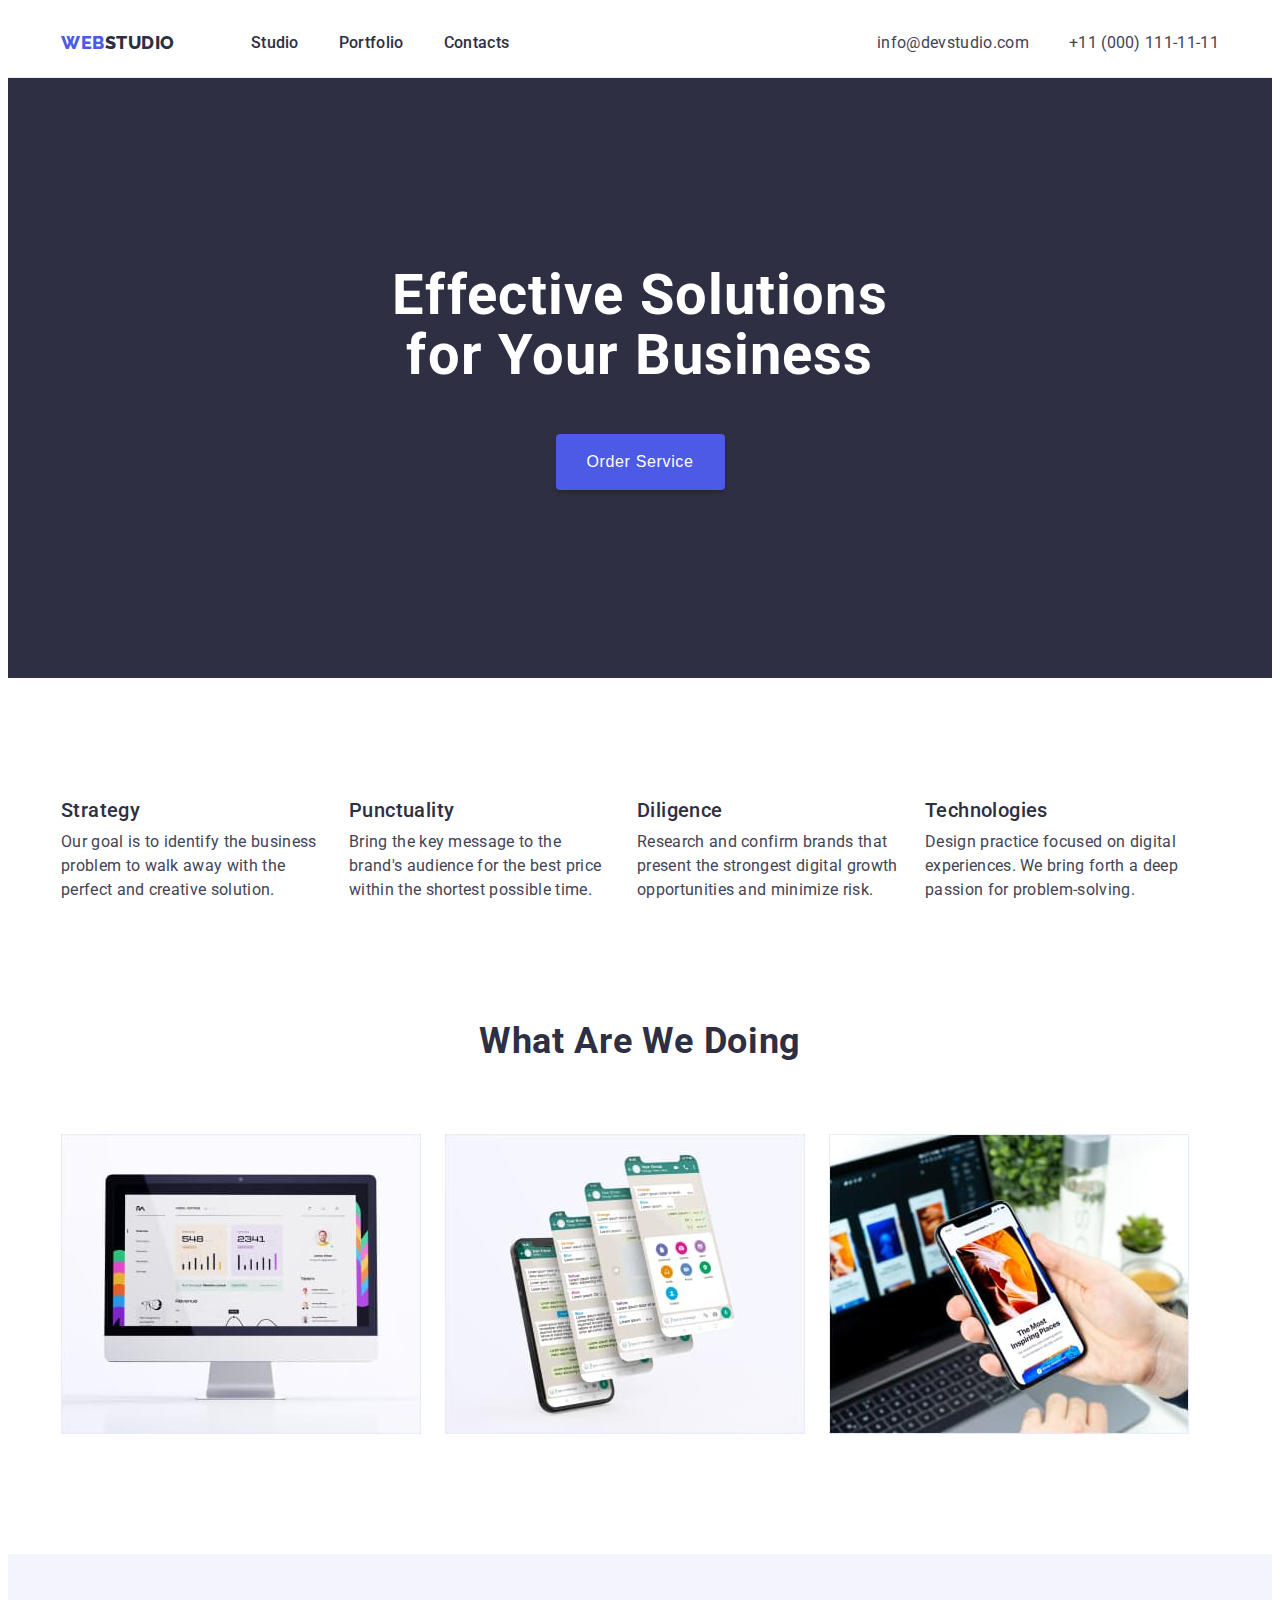
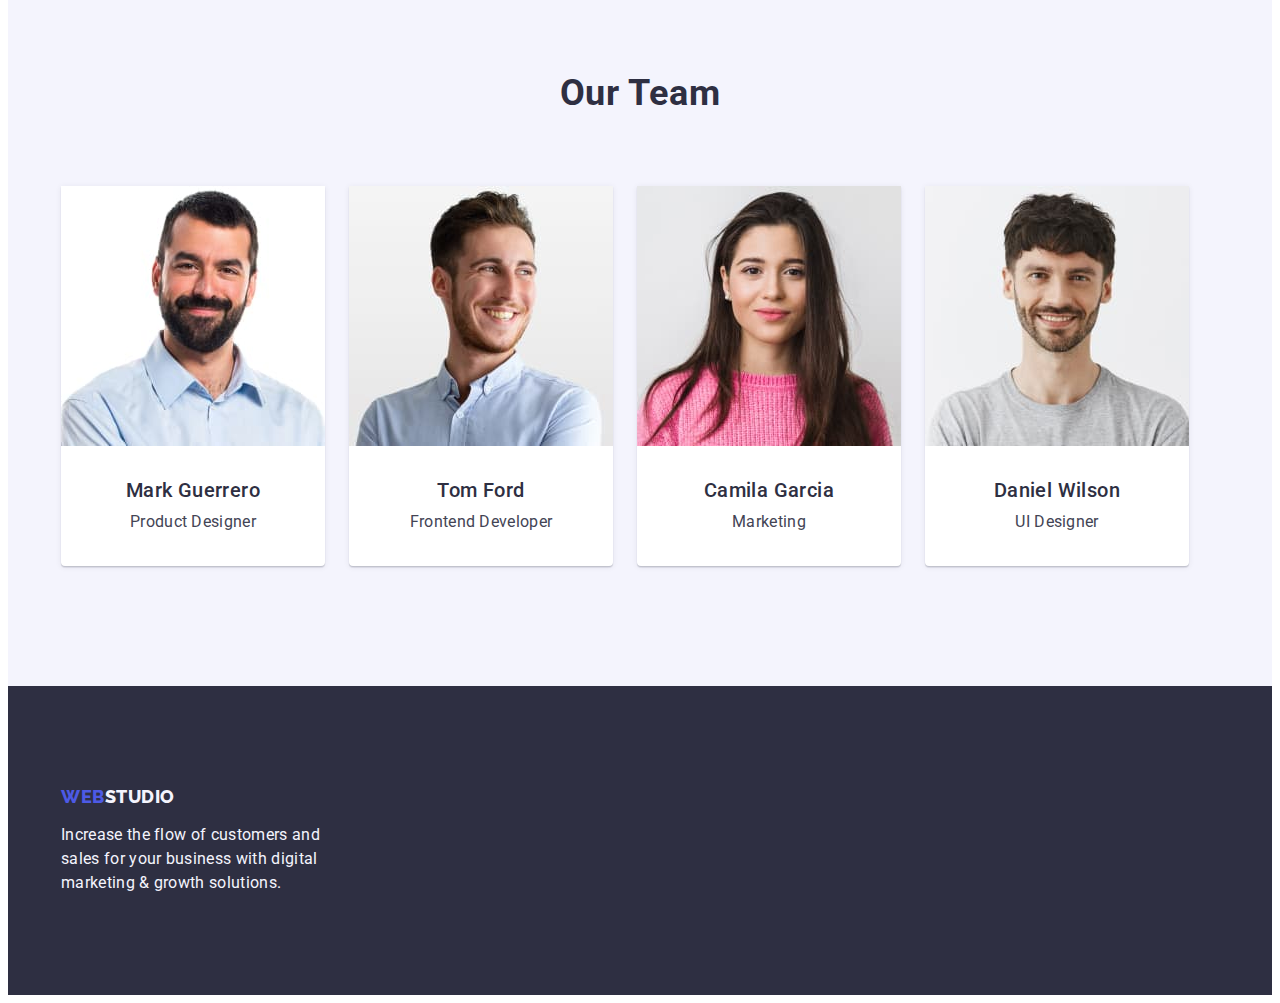
<file: index.html>
<!DOCTYPE html>
<html lang="en">
  <head>
    <meta charset="UTF-8" />
    <meta http-equiv="X-UA-Compatible" content="IE=edge" />
    <meta name="viewport" content="width=device-width, initial-scale=1.0" />
    <title>WEBSTUDOI</title>
    <link rel="preconnect" href="https://fonts.googleapis.com" />
    <link rel="preconnect" href="https://fonts.gstatic.com" crossorigin />

    <link
      href="https://fonts.googleapis.com/css2?family=Raleway:wght@800&family=Roboto:wght@400;500;700&display=swap"
      rel="stylesheet"
    />

    <link
      rel="stylesheet"
      href="https://cdnjs.cloudflare.com/ajax/libs/modern-normalize/2.0.0/modern-normalize.min.css"
      integrity="sha512-4xo8blKMVCiXpTaLzQSLSw3KFOVPWhm/TRtuPVc4WG6kUgjH6J03IBuG7JZPkcWMxJ5huwaBpOpnwYElP/m6wg=="
      crossorigin="anonymous"
      referrerpolicy="no-referrer"
    />

    <link rel="stylesheet" href="./css/styles.css" />
  </head>

  <body>
    <!-- heder -->
    <header class="head">
      <div class="container head-nav">
        <nav class="nav-list">
          <a href="./index.html" class="logo link"
            >Web<span class="logo-style">Studio</span></a
          >

          <ul class="nav-item">
            <li><a href="./index.html" class="nav-link link">Studio</a></li>
            <li>
              <a href="./portfolio.html" class="nav-link link">Portfolio</a>
            </li>
            <li><a href="" class="nav-link link">Contacts</a></li>
          </ul>
        </nav>

        <address class="contacts">
          <ul class="contacts-item">
            <li>
              <a href="mailto:info@devstudio.com" class="contacts-list link"
                >info@devstudio.com</a
              >
            </li>

            <li>
              <a href="tel:+110001111111" class="contacts-list link"
                >+11 (000) 111-11-11</a
              >
            </li>
          </ul>
        </address>
      </div>
    </header>

    <main>
      <!-- section-1  Hero-->
      <section class="hero-section">
        <div class="container hero-container">
          <h1 class="hero-titel">Effective Solutions for Your Business</h1>
          <button class="hero-btn" type="button">Order Service</button>
        </div>
      </section>

      <!-- section-2  Оur Advantages-->
      <section class="advantages-section">
        <div class="container">
          <h2 class="visually-hidden">Our advantages</h2>
          <ul class="advant-list">
            <li class="advant-item">
              <h3 class="sub-titel-text-styles">Strategy</h3>
              <p class="mein-text-style">
                Our goal is to identify the business problem to walk away with
                the perfect and creative solution.
              </p>
            </li>
            <li class="advant-item">
              <h3 class="sub-titel-text-styles">Punctuality</h3>
              <p class="mein-text-style">
                Bring the key message to the brand's audience for the best price
                within the shortest possible time.
              </p>
            </li>
            <li class="advant-item">
              <h3 class="sub-titel-text-styles">Diligence</h3>
              <p class="mein-text-style">
                Research and confirm brands that present the strongest digital
                growth opportunities and minimize risk.
              </p>
            </li>
            <li class="advant-item">
              <h3 class="sub-titel-text-styles">Technologies</h3>
              <p class="mein-text-style">
                Design practice focused on digital experiences. We bring forth a
                deep passion for problem-solving.
              </p>
            </li>
          </ul>
        </div>
      </section>
      <!-- section-3 Our Works  -->
      <section class="work-section">
        <div class="container">
          <h2 class="work-title title-tex-style">What are we doing</h2>
          <ul class="work-list">
            <li class="work-item">
              <img
                src="./images/work-1.jpg"
                alt="computer with open website"
                width="360"
                height="300"
              />
            </li>

            
            <li class="work-item">
              <img
                src="./images/work-2.jpg"
                alt="mobile app"
                width="360"
                height="300"
              />
            </li>

            <li class="work-item">
              <img
                src="./images/work-3.jpg"
                alt="mobile in hand"
                width="360"
                height="300"
              />
            </li>
          </ul>
        </div>
      </section>
      <!-- section-4 Team -->
      <section class="team-section">
        <div class="container">
          <h2 class="team-title title-tex-style">Our Team</h2>
          <ul class="card-list">
            <li class="card-item">
              <img
                src="./images/team-1.jpg"
                alt="man with beard and shirt"
                width="264"
                height="260"
              />
              <div class="card-item-text">
                <h3 class="sub-titel-text-styles">Mark Guerrero</h3>
                <p class="mein-text-style">Product Designer</p>
              </div>
            </li>

            <li class="card-item">
              <img
                src="./images/team-2.jpg"
                alt="young man in a shirt"
                width="264"
                height="260"
              />
              <div class="card-item-text">
                <h3 class="sub-titel-text-styles">Tom Ford</h3>
                <p class="mein-text-style">Frontend Developer</p>
              </div>
            </li>

            <li class="card-item">
              <img
                src="./images/team-3.jpg"
                alt="young girl in a pink sweater"
                width="264"
                height="260"
              />
              <div class="card-item-text">
                <h3 class="sub-titel-text-styles">Camila Garcia</h3>
                <p class="mein-text-style">Marketing</p>
              </div>
            </li>

            <li class="card-item">
              <img
                src="./images/team-4.jpg"
                alt="young guy in a gray t-shirt"
                width="264"
                height="260"
              />
              <div class="card-item-text">
                <h3 class="sub-titel-text-styles">Daniel Wilson</h3>
                <p class="mein-text-style">UI Designer</p>
              </div>
            </li>
          </ul>
        </div>
      </section>
    </main>
    <!-- footer -->
    <footer class="footer">
      <div class="container">
        <a href="./index.html" class="footer-logo logo  link"
          >Web<span class="footer-logo-style">Studio</span>
        </a>

        <p class="footer-text mein-text-style">
          Increase the flow of customers and sales for your business with
          digital marketing & growth solutions.
        </p>
      </div>
    </footer>
  </body>
</html>
</file>
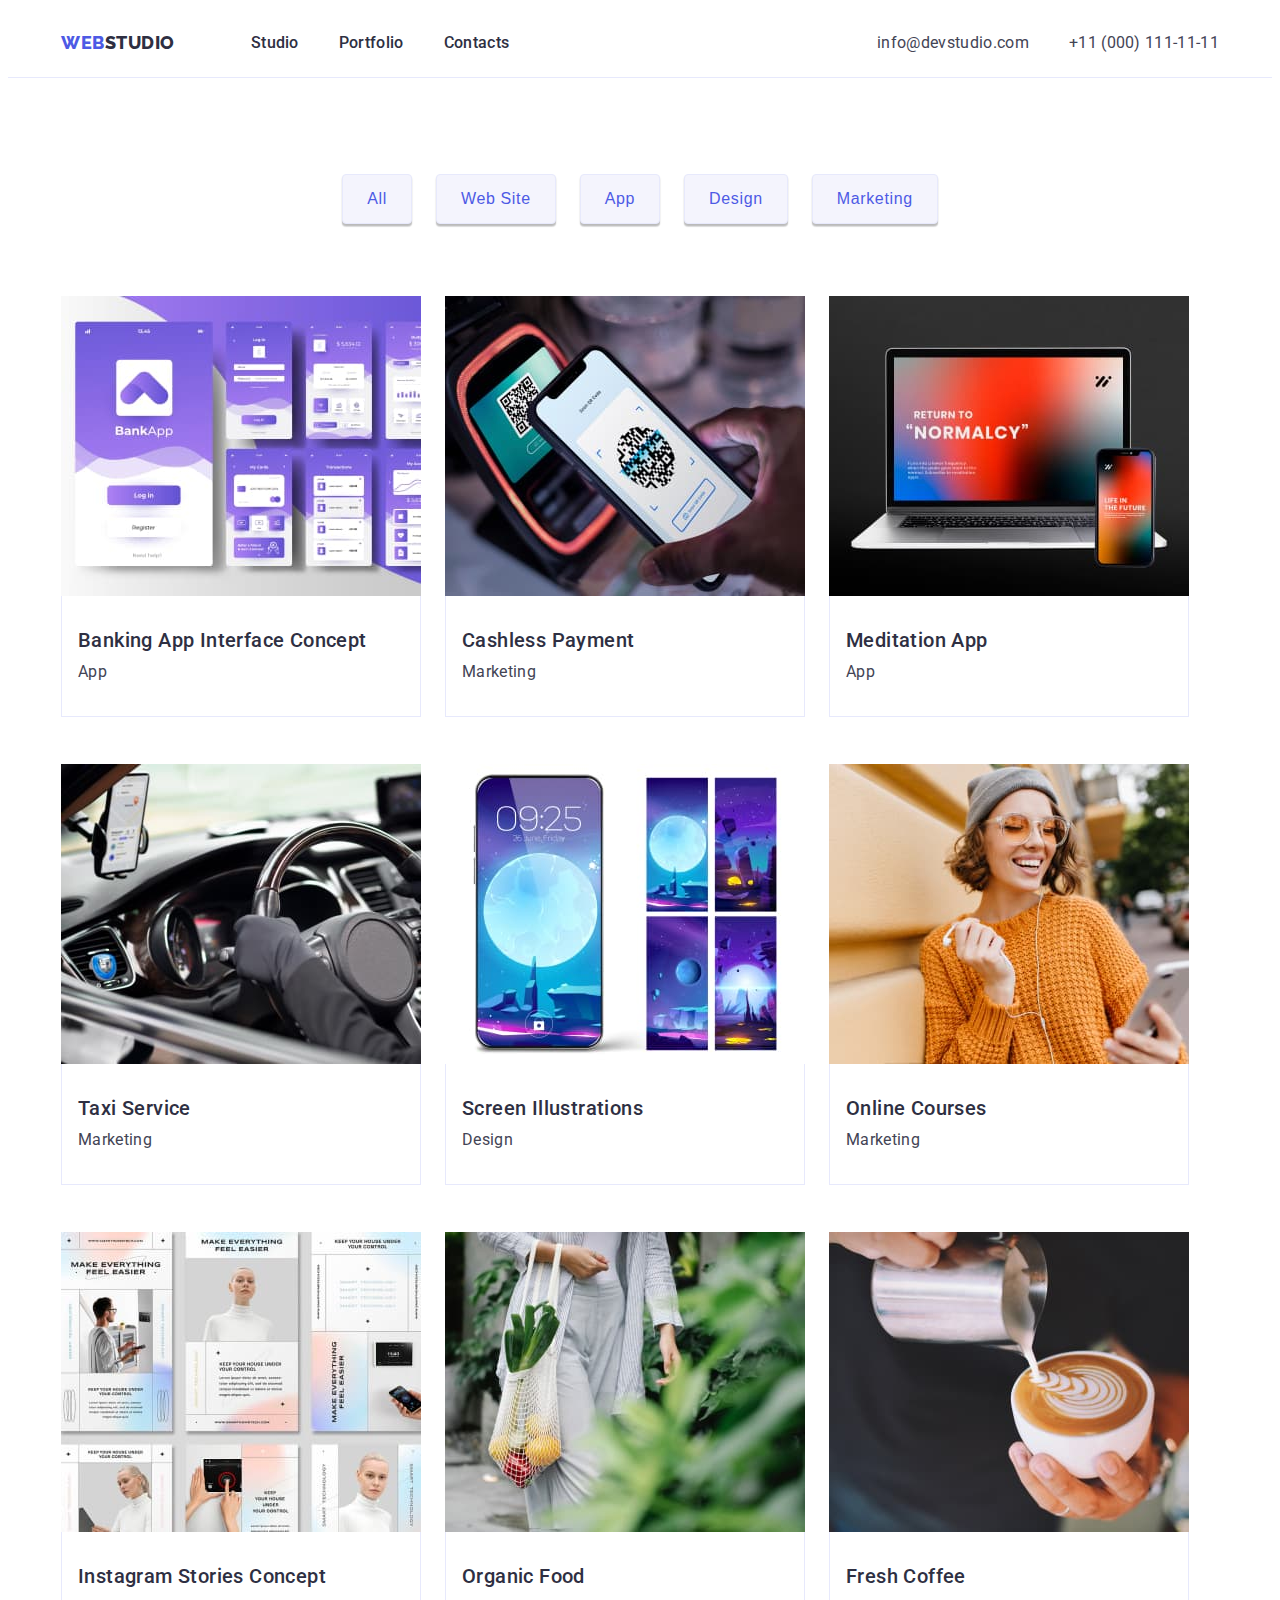
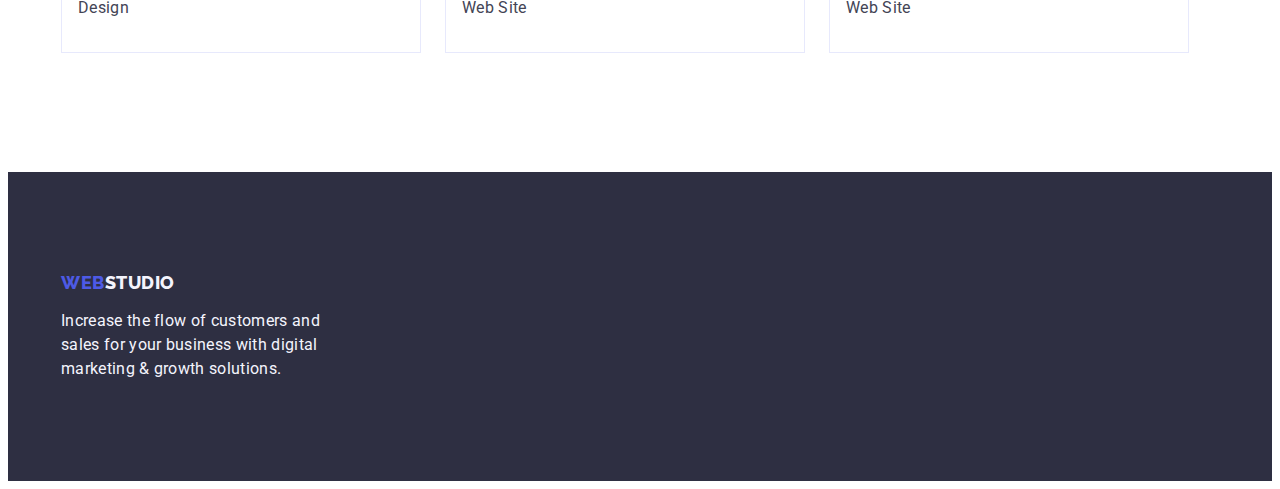
<file: portfolio.html>
<!DOCTYPE html>
<html lang="en">
  <head>
    <meta charset="UTF-8" />
    <meta http-equiv="X-UA-Compatible" content="IE=edge" />
    <meta name="viewport" content="width=device-width, initial-scale=1.0" />
    <title>Portfolio</title>
    <link rel="preconnect" href="https://fonts.googleapis.com" />
    <link rel="preconnect" href="https://fonts.gstatic.com" crossorigin />
    <link
      href="https://fonts.googleapis.com/css2?family=Raleway:wght@800&family=Roboto:wght@400;500;700&display=swap"
      rel="stylesheet"
    />
    <link
      rel="stylesheet"
      href="https://cdnjs.cloudflare.com/ajax/libs/modern-normalize/2.0.0/modern-normalize.min.css"
      integrity="sha512-4xo8blKMVCiXpTaLzQSLSw3KFOVPWhm/TRtuPVc4WG6kUgjH6J03IBuG7JZPkcWMxJ5huwaBpOpnwYElP/m6wg=="
      crossorigin="anonymous"
      referrerpolicy="no-referrer"
    />
    <link rel="stylesheet" href="./css/styles.css" />
  </head>

  <body>
    <!-- heder -->
    <header class="head">
      <div class="container head-nav">
        <nav class="nav-list">
          <a href="./index.html" class="logo link"
            >Web<span class="logo-style">Studio</span></a
          >

          <ul class="nav-item">
            <li><a href="./index.html" class="nav-link link">Studio</a></li>
            <li>
              <a href="./portfolio.html" class="nav-link link">Portfolio</a>
            </li>
            <li><a href="" class="nav-link link">Contacts</a></li>
          </ul>
        </nav>

        <address class="contacts">
          <ul class="contacts-item">
            <li>
              <a href="mailto:info@devstudio.com" class="contacts-list link"
                >info@devstudio.com</a
              >
            </li>

            <li>
              <a href="tel:+110001111111" class="contacts-list link"
                >+11 (000) 111-11-11</a
              >
            </li>
          </ul>
        </address>
      </div>
    </header>

    <main>
      <!-- Portfolio -->
      <section class="portfolio-section">
        <div class="container">
          <h1 class="visually-hidden">Portfolio</h1>

          <ul class="btn-container">
            <li><button type="button" class="portfolio-btn">All</button></li>

            <li>
              <button type="button" class="portfolio-btn">Web Site</button>
            </li>

            <li>
              <button type="button" class="portfolio-btn">App</button>
            </li>

            <li>
              <button type="button" class="portfolio-btn">Design</button>
            </li>

            <li>
              <button type="button" class="portfolio-btn">Marketing</button>
            </li>
          </ul>

          <ul class="portfolio-list">
            <li class="portfolio-item">
              <a href="" class="link">
                <img
                  src="./images/portfolio/app-1.jpg"
                  alt="banking application image"
                  width="360"
                  height="300"
                />
                <div class="card-portfolio-text">
                  <h2 class="sub-titel-text-styles">
                    Banking App Interface Concept
                  </h2>
                  <p class="mein-text-style">App</p>
                </div>
              </a>
            </li>

            <li class="portfolio-item">
              <a href="" class="link"
                ><img
                  src="./images/portfolio/marketing-1.jpg"
                  alt="phone scanning qr code"
                  width="360"
                  height="300"
                />
                <div class="card-portfolio-text">
                  <h2 class="sub-titel-text-styles">Cashless Payment</h2>
                  <p class="mein-text-style">Marketing</p>
                </div>
              </a>
            </li>

            <li class="portfolio-item">
              <a href="" class="link"
                ><img
                  src="./images/portfolio/app-2.jpg"
                  alt="laptop and phone"
                  width="360"
                  height="300"
                />
                <div class="card-portfolio-text">
                  <h2 class="sub-titel-text-styles">Meditation App</h2>
                  <p class="mein-text-style">App</p>
                </div>
              </a>
            </li>

            <li class="portfolio-item">
              <a href="" class="link"
                ><img
                  src="./images/portfolio/marketing-2.jpg"
                  alt="man driving a car"
                  width="360"
                  height="300"
                />
                <div class="card-portfolio-text">
                  <h2 class="sub-titel-text-styles">Taxi Service</h2>
                  <p class="mein-text-style">Marketing</p>
                </div>
              </a>
            </li>

            <li class="portfolio-item">
              <a href="" class="link"
                ><img
                  src="./images/portfolio/design-1.jpg"
                  alt="beautiful theme for phone"
                  width="360"
                  height="300"
                />
                <div class="card-portfolio-text">
                  <h2 class="sub-titel-text-styles">Screen Illustrations</h2>
                  <p class="mein-text-style">Design</p>
                </div>
              </a>
            </li>

            <li class="portfolio-item">
              <a href="" class="link"
                ><img
                  src="./images/portfolio/marketing-3.jpg"
                  alt="happy girl"
                  width="360"
                  height="300"
                />
                <div class="card-portfolio-text">
                  <h2 class="sub-titel-text-styles">Online Courses</h2>
                  <p class="mein-text-style">Marketing</p>
                </div>
              </a>
            </li>

            <li class="portfolio-item">
              <a href="" class="link"
                ><img
                  src="./images/portfolio/design-2.jpg"
                  alt="Instagram Stories Concept"
                  width="360"
                  height="300"
                />
                <div class="card-portfolio-text">
                  <h2 class="sub-titel-text-styles">
                    Instagram Stories Concept
                  </h2>
                  <p class="mein-text-style">Design</p>
                </div>
              </a>
            </li>

            <li class="portfolio-item">
              <a href="" class="link"
                ><img
                  src="./images/portfolio/website-1.jpg"
                  alt="girl with fresh vegetables"
                  width="360"
                  height="300"
                />
                <div class="card-portfolio-text">
                  <h2 class="sub-titel-text-styles">Organic Food</h2>
                  <p class="mein-text-style">Web Site</p>
                </div>
              </a>
            </li>

            <li class="portfolio-item">
              <a href="" class="link"
                ><img
                  src="./images/portfolio/website-2.jpg"
                  alt="freshly made coffee"
                  width="360"
                  height="300"
                />
                <div class="card-portfolio-text">
                  <h2 class="sub-titel-text-styles">Fresh Coffee</h2>
                  <p class="mein-text-style">Web Site</p>
                </div>
              </a>
            </li>
          </ul>
        </div>
      </section>
    </main>
    <!-- footer -->
    <footer class="footer">
      <div class="container">
        <a href="./index.html" class="footer-logo logo  link"
          >Web<span class="footer-logo-style">Studio</span>
        </a>

        <p class="footer-text mein-text-style">
          Increase the flow of customers and sales for your business with
          digital marketing & growth solutions.
        </p>
      </div>
    </footer>
  </body>
</html>
</file>
<file: css/styles.css>
:root {
  --logo-color: #4d5ae5;
  --title-text-color: #2e2f42;
  --main-text-color: #434455;
  --third-text-color: #ffffff;
  --background-grey-color: #2e2f42;
  --background-light-color: #f4f4fd;
  --btn-color: #4d5ae5;
  --btn-hover-color: #404bbf;
}

/* _______________Сommon________________ */

body {
  font-family: 'Roboto', sans-serif;
  color: var(--main-text-color);
  background-color: #ffffff;
}

h1,
h2,
h3,
h4,
h5,
h6,
p,
ul,
ol {
  margin: 0;
}

ul,
ol {
  padding: 0;
  list-style: none;
}

.mein-text-style {
  color: var(--main-text-color);

  font-size: 16px;
  line-height: 1.5;
  letter-spacing: 0.02em;
}

.title-tex-style {
  color: var(--title-text-color);

  font-size: 36px;
  line-height: 1.11;
  letter-spacing: 0.02em;

  text-transform: capitalize;
  text-align: center;
}
.sub-titel-text-styles {
  color: var(--title-text-color);

  font-weight: 500;
  font-size: 20px;
  line-height: 1.2;
  letter-spacing: 0.02em;

  text-transform: capitalize;
  margin-bottom: 8px;
}
.link {
  text-decoration: none;
}

.container {
  width: 1158px;
  padding-left: 15px;
  padding-right: 15px;

  margin: 0 auto;
}

.visually-hidden {
  position: absolute;
  white-space: nowrap;
  width: 1px;
  height: 1px;
  overflow: hidden;
  border: 0;
  padding: 0;
  clip: rect(0 0 0 0);
  clip-path: inset(50%);
  margin: -1px;
}

img {
  display: block;
  max-width: 100%;
}

/* ___________________HEDER_________________ */

.head{
  border-bottom: 1px solid #e7e9fc;
}

.logo {
  color: var(--logo-color);

  font-family: 'Raleway', sans-serif;
  font-weight: 800;
  font-size: 18px;
  line-height: 1.17;
  letter-spacing: 0.03em;

  text-transform: uppercase;
  margin-right: 76px;
  padding-top: 24px;
  padding-bottom: 24px;
}

.head-nav {
  display: flex;
  align-items: center;
}

.nav-list {
  display: flex;
  align-items: center;
 
}

.nav-item {
  display: flex;
  align-items: center;
  gap: 40px;
  
}

.contacts-item {
  display: flex;
  gap: 40px;
 
}

.logo-style {
  color: var(--title-text-color);
}

.nav-link {
  color: var(--title-text-color);

  font-family: 'Roboto' 'sans-serif';
  font-weight: 500;
  font-size: 16px;
  line-height: 1.5;
  letter-spacing: 0.02em;

  padding-top: 24px;
  padding-bottom: 24px;
}
.nav-link:hover {
  color: var(--btn-hover-color);
}
.nav-link:focus {
  color: var(--btn-hover-color);
}


.contacts {
  font-style: normal;
  margin-left: auto;
}

.contacts-list {
  color: var(--second-text-color);

  font-size: 16px;
  line-height: 1.5;
  letter-spacing: 0.02em;

  padding-top: 24px;
  padding-bottom: 24px;
}

.contacts-list:hover {
  color: var(--btn-hover-color);
}

.contacts-list:focus {
  color: var(--btn-hover-color);
}

/* _______________HERO ______________*/

.hero-section {
  background-color: var(--background-grey-color);
}

.hero-titel {
  color: var(--third-text-color);

  max-width: 496px;

  font-size: 56px;
  line-height: 1.07;
  letter-spacing: 0.02em;
  margin-left: auto;
  margin-right: auto;
  text-align: center;
}

.hero-section{
  padding-top: 188px;
  padding-bottom: 188px;
}

.hero-container {
  display: flex;
  flex-direction: column;
}

.hero-btn {
  background-color: var(--btn-color);
  color: var(--third-text-color);

  font-weight: 500;
  font-size: 16px;
  line-height: 1.5;
  letter-spacing: 0.04em;

  border-radius: 4px;
  border: 0px;

  cursor: pointer;
  min-width: 169px;
  height: 56px;
  box-shadow: 0px 4px 4px rgba(0, 0, 0, 0.15);

  margin: 48px auto 0 auto;
}

.hero-btn:hover {
  background: var(--btn-hover-color);
  color: var(--third-text-color);
  box-shadow: 0px 4px 4px rgba(0, 0, 0, 0.15);
}

.hero-btn:focus {
  background: var(--btn-hover-color);
  color: var(--third-text-color);
  box-shadow: 0px 4px 4px rgba(0, 0, 0, 0.15);
}

/* _______________ Advantages_______________ */

.advantages-section {
  padding: 120px 0;
  
}

.advant-list {
  display: flex;
  gap: 24px;
}

.advant-item {
  width: 264px;
}

/* _______________Our Works________________ */
.work-section {
  padding-top: 0;
  padding-bottom: 120px;
}

.work-title {
  margin-bottom: 72px;
  margin-left: auto;
  margin-right: auto;
}

.work-list {
  display: flex;
  gap: 24px;
   
}



/* ______________Team-Section________________ */

.team-section {
  background-color: var(--background-light-color);

  padding: 120px 0;
}

.team-title {
  margin-bottom: 72px;
}

.card-list {
  display: flex;
  gap: 24px;
}

.card-item {
  background: #ffffff;

  width: 264px;
  height: 380px;

  box-shadow: 0px 1px 6px rgba(46, 47, 66, 0.08),
    0px 1px 1px rgba(46, 47, 66, 0.16), 0px 2px 1px rgba(46, 47, 66, 0.08);
  border-radius: 0px 0px 4px 4px;
}

.card-item-text {
  text-align: center;
  padding: 32px 16px;
}

/* _______________Footer________________ */

.footer {
  background-color: var(--background-grey-color);

  padding-top: 100px;
  padding-bottom: 100px;
}

.footer-logo-style {
  color: #f4f4fd;
}

.footer-logo{
  display: inline-block;
  margin-bottom: 16px;
  padding-top: 0;
  padding-bottom: 0;
}

.footer-text {
  color: #f4f4fd;
  max-width: 264px;
}



/* _______________Portfolio_________________ */

.portfolio-section{
  padding: 96px 0 120px;

}

.portfolio-btn {
  background-color: var(--background-light-color);
  color: var(--btn-color);

  font-weight: 500;
  font-size: 16px;
  line-height: 1.5;
  letter-spacing: 0.04em;

  padding: 12px 24px;

  border: 1px solid #E7E9FC;
  border-radius: 4px;
  

  cursor: pointer;

  box-shadow: 0px 3px 1px rgba(0, 0, 0, 0.1), 0px 2px 1px rgba(0, 0, 0, 0.08),
    0px 2px 2px rgba(0, 0, 0, 0.12);
}

.portfolio-btn:hover {
  background-color: var(--btn-hover-color);
  color: var(--third-text-color);
  border: 1px solid transparent;
}

.portfolio-btn:focus {
  background-color: var(--btn-hover-color);
  color: var(--third-text-color);
  border: 1px solid transparent;
}

.btn-container {
  display: flex;
  justify-content: center;
  gap: 24px;
  margin-bottom: 72px;
}

.portfolio-list {
  display: flex;
  flex-wrap: wrap;
  row-gap: 48px;
  
}

.portfolio-item {
  margin-right: 24px;
 
  width: 360px;
  height: 420px;
}

.portfolio-item:nth-child(3n) {
  margin-right: 0;
}

.card-portfolio-text {
  padding: 32px 16px;
 
  border-right: 1px solid #e7e9fc;
  border-bottom: 1px solid #e7e9fc;
  border-left: 1px solid #e7e9fc;
}
</file>
